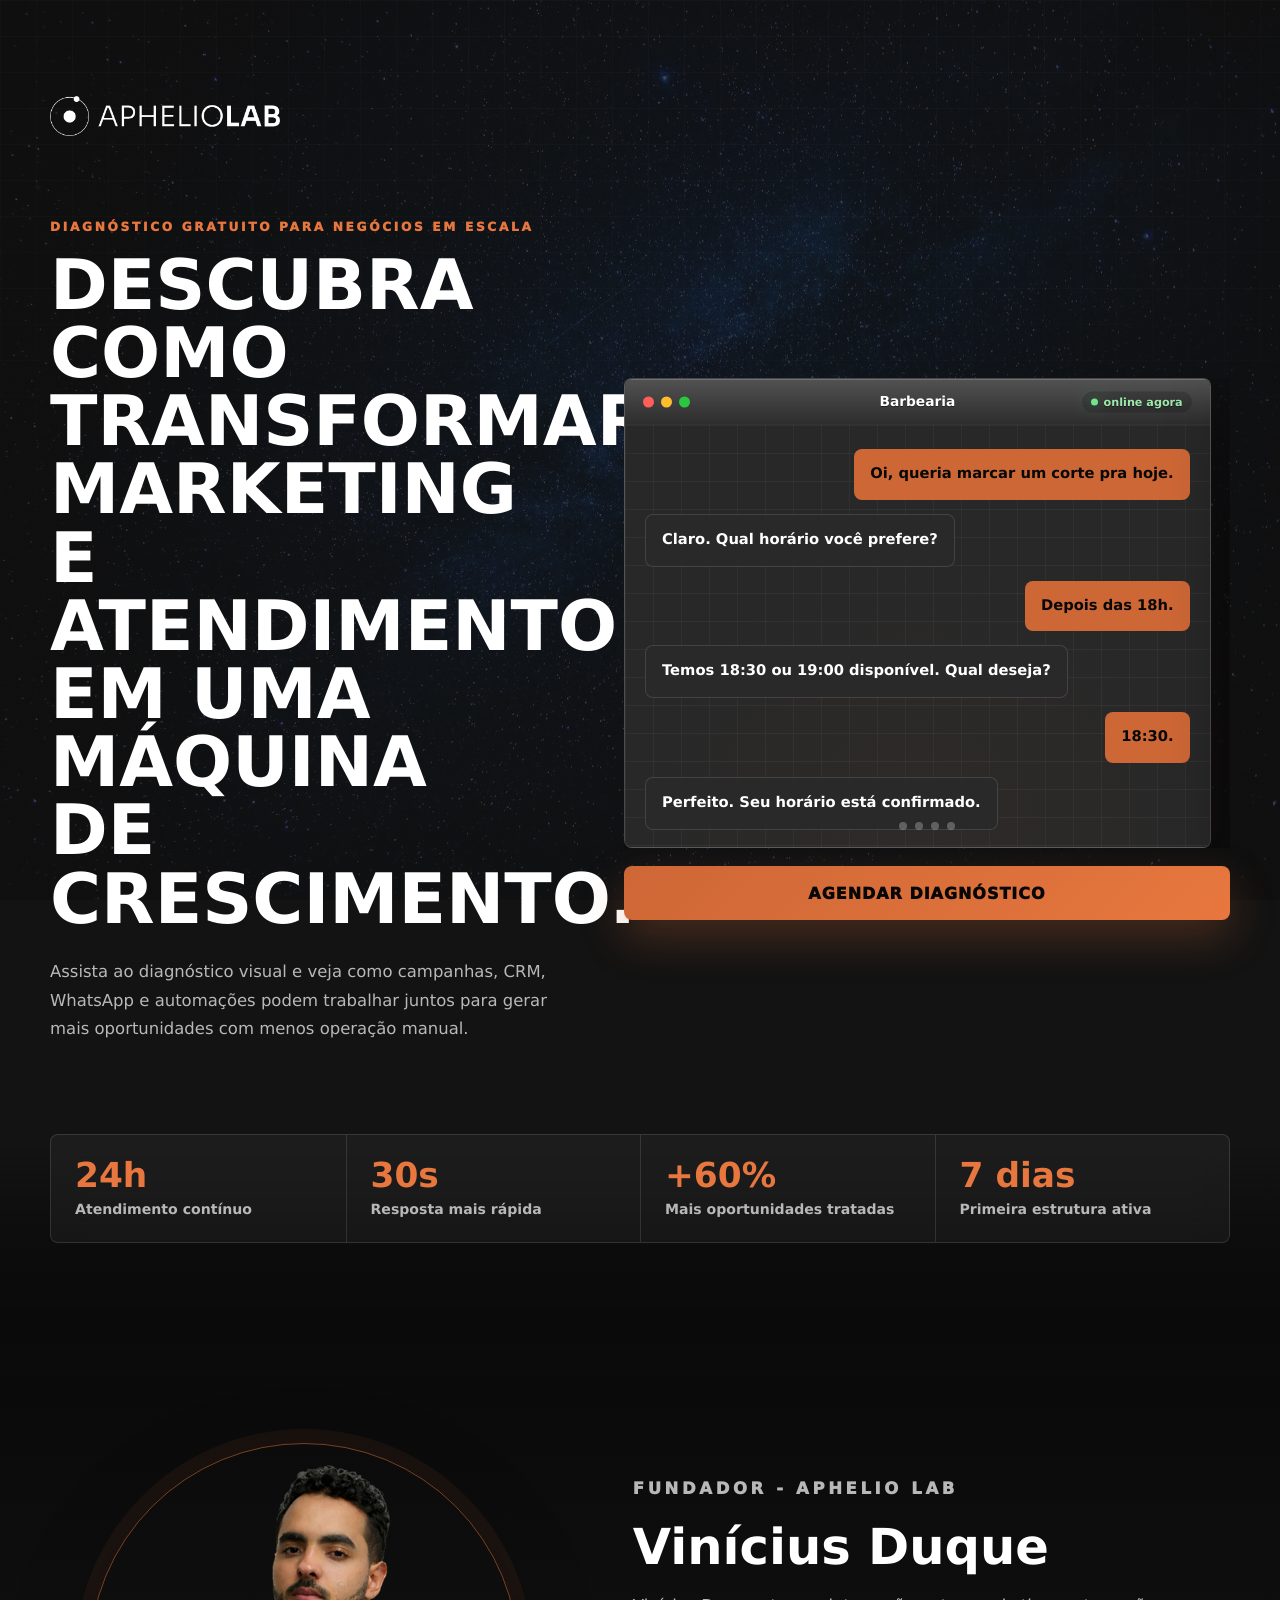
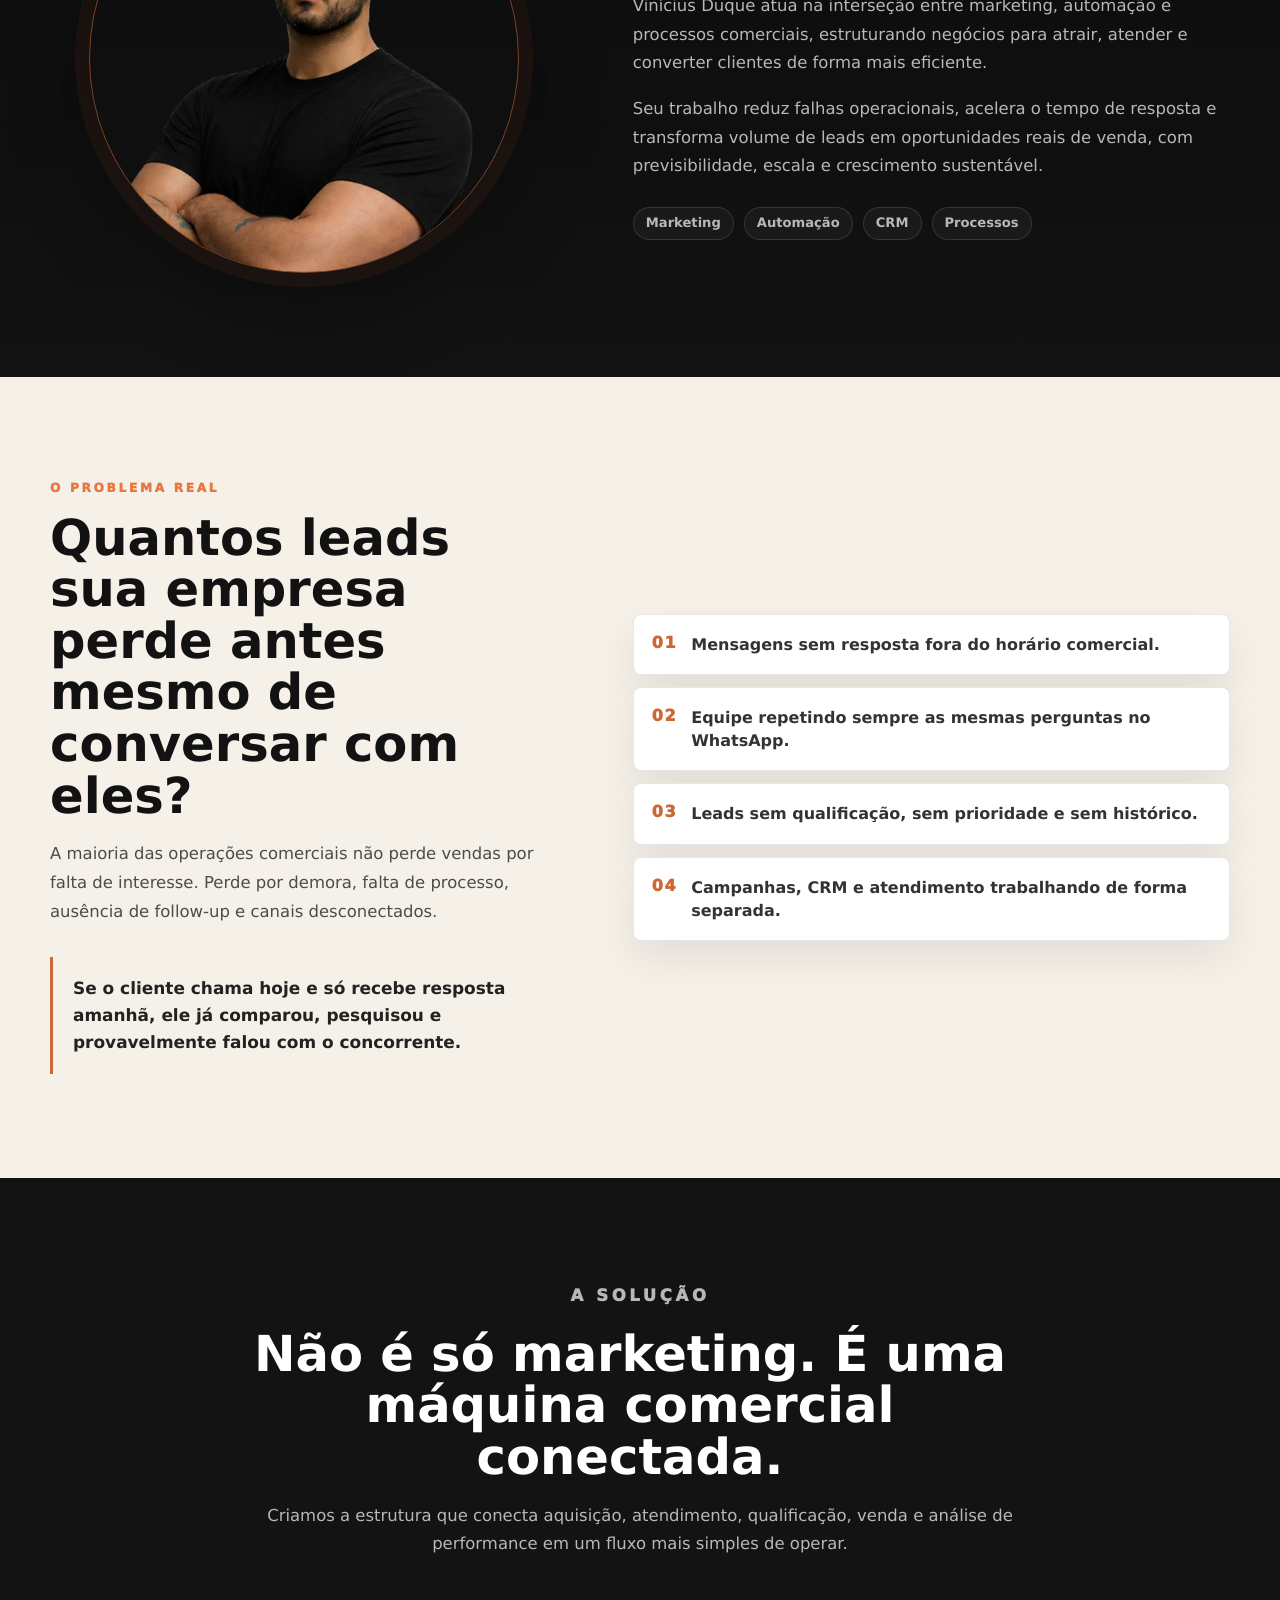
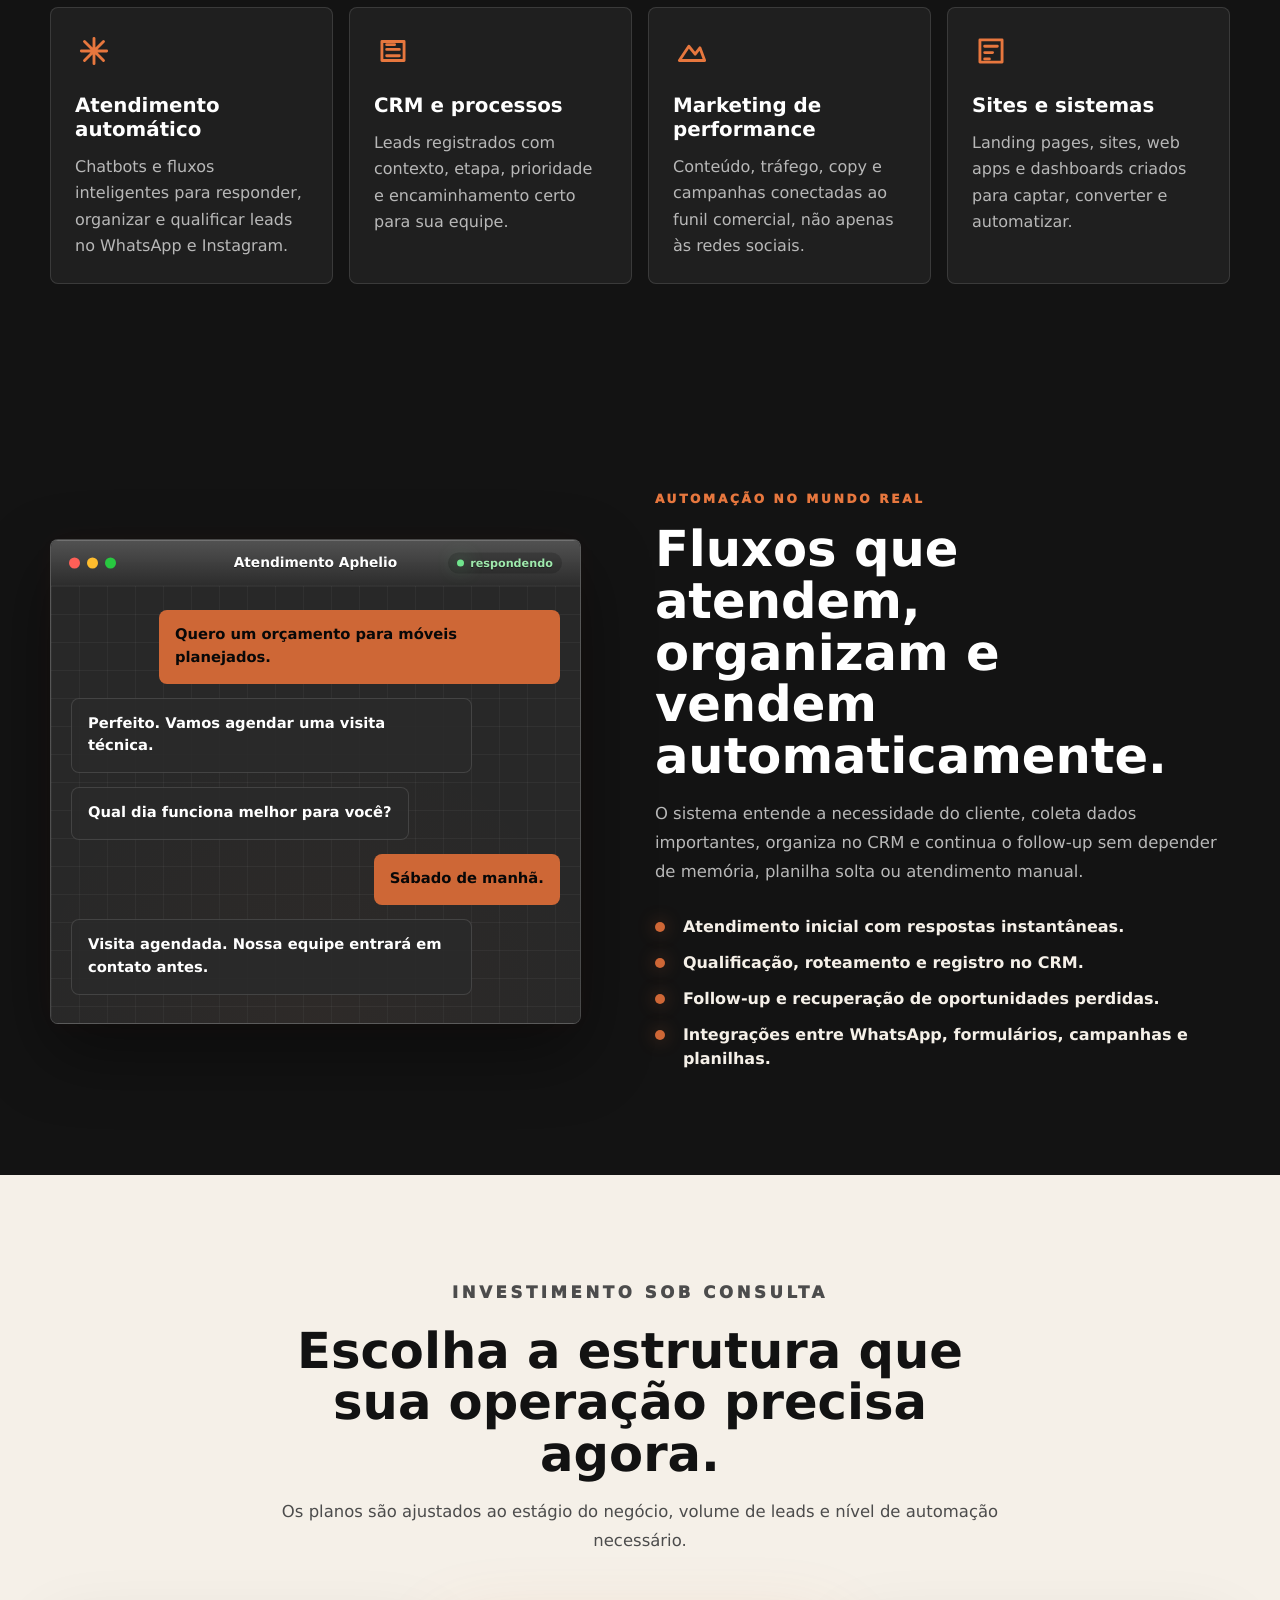
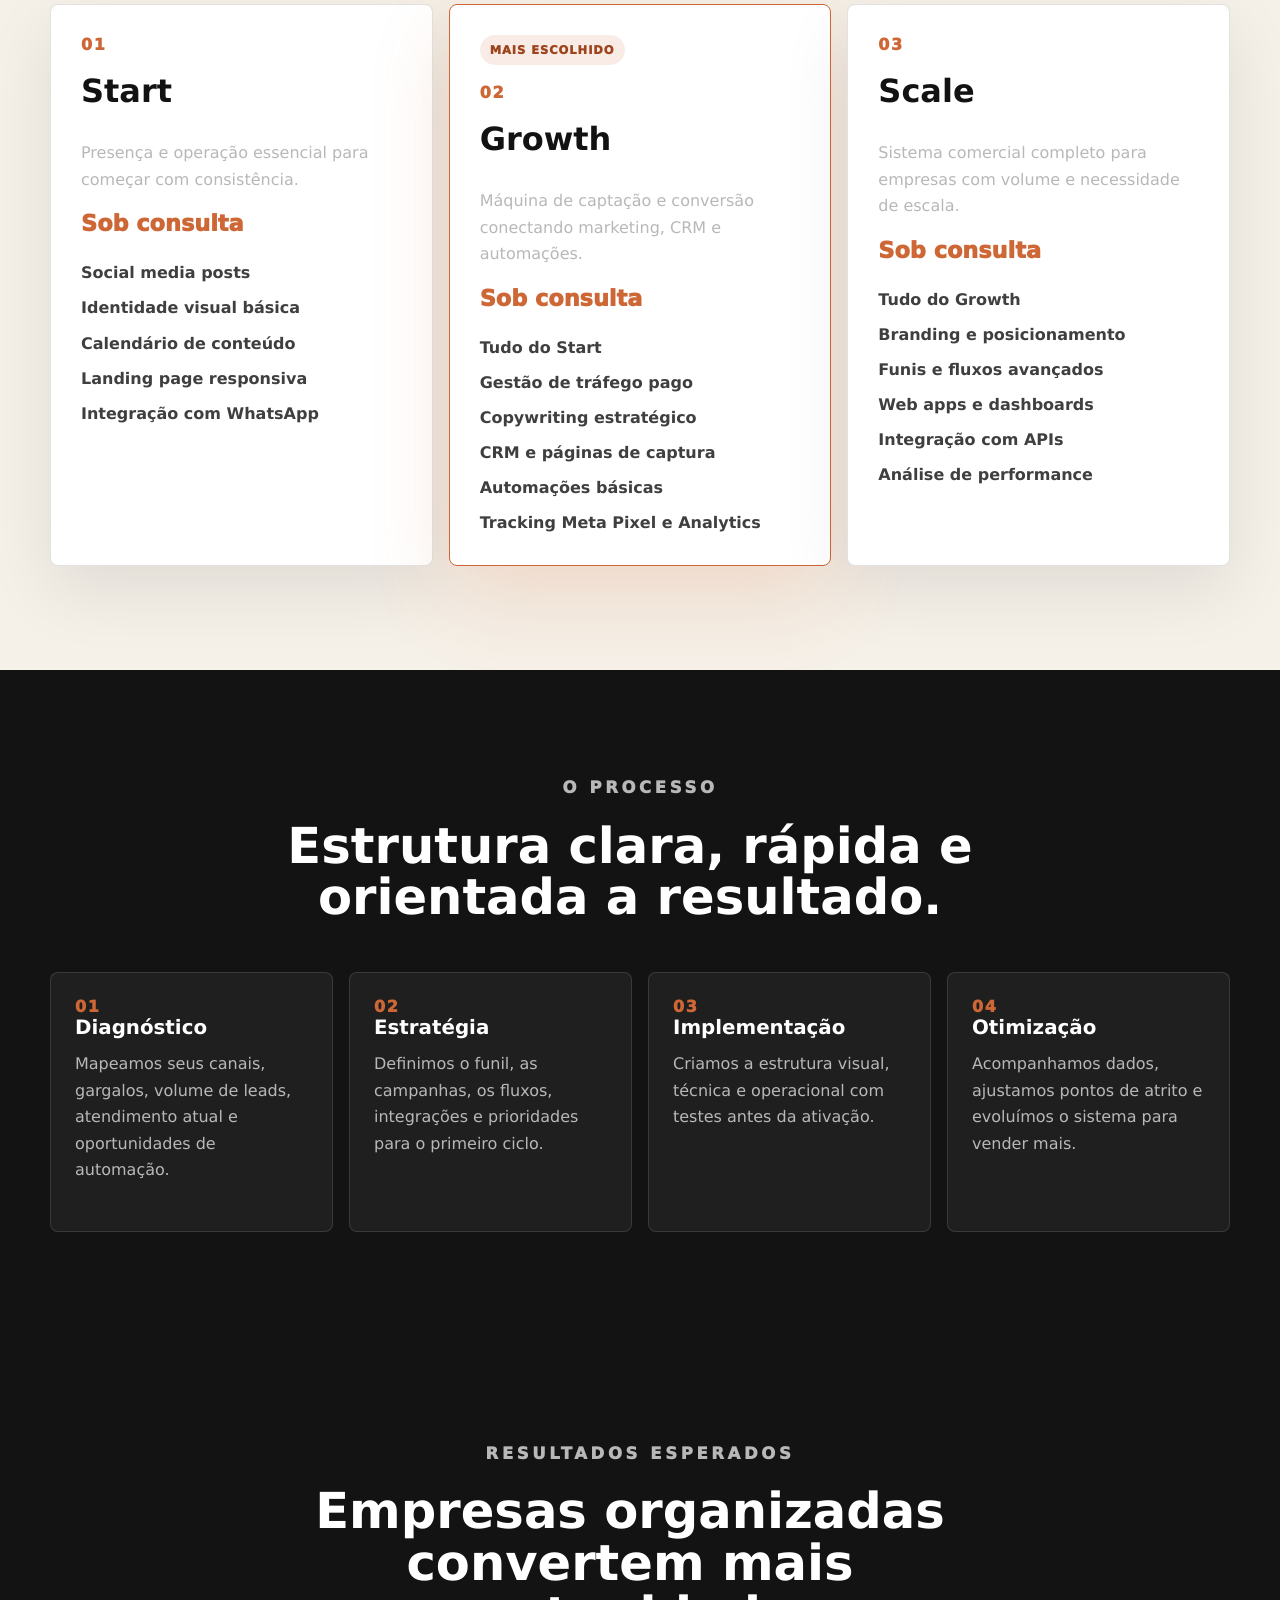
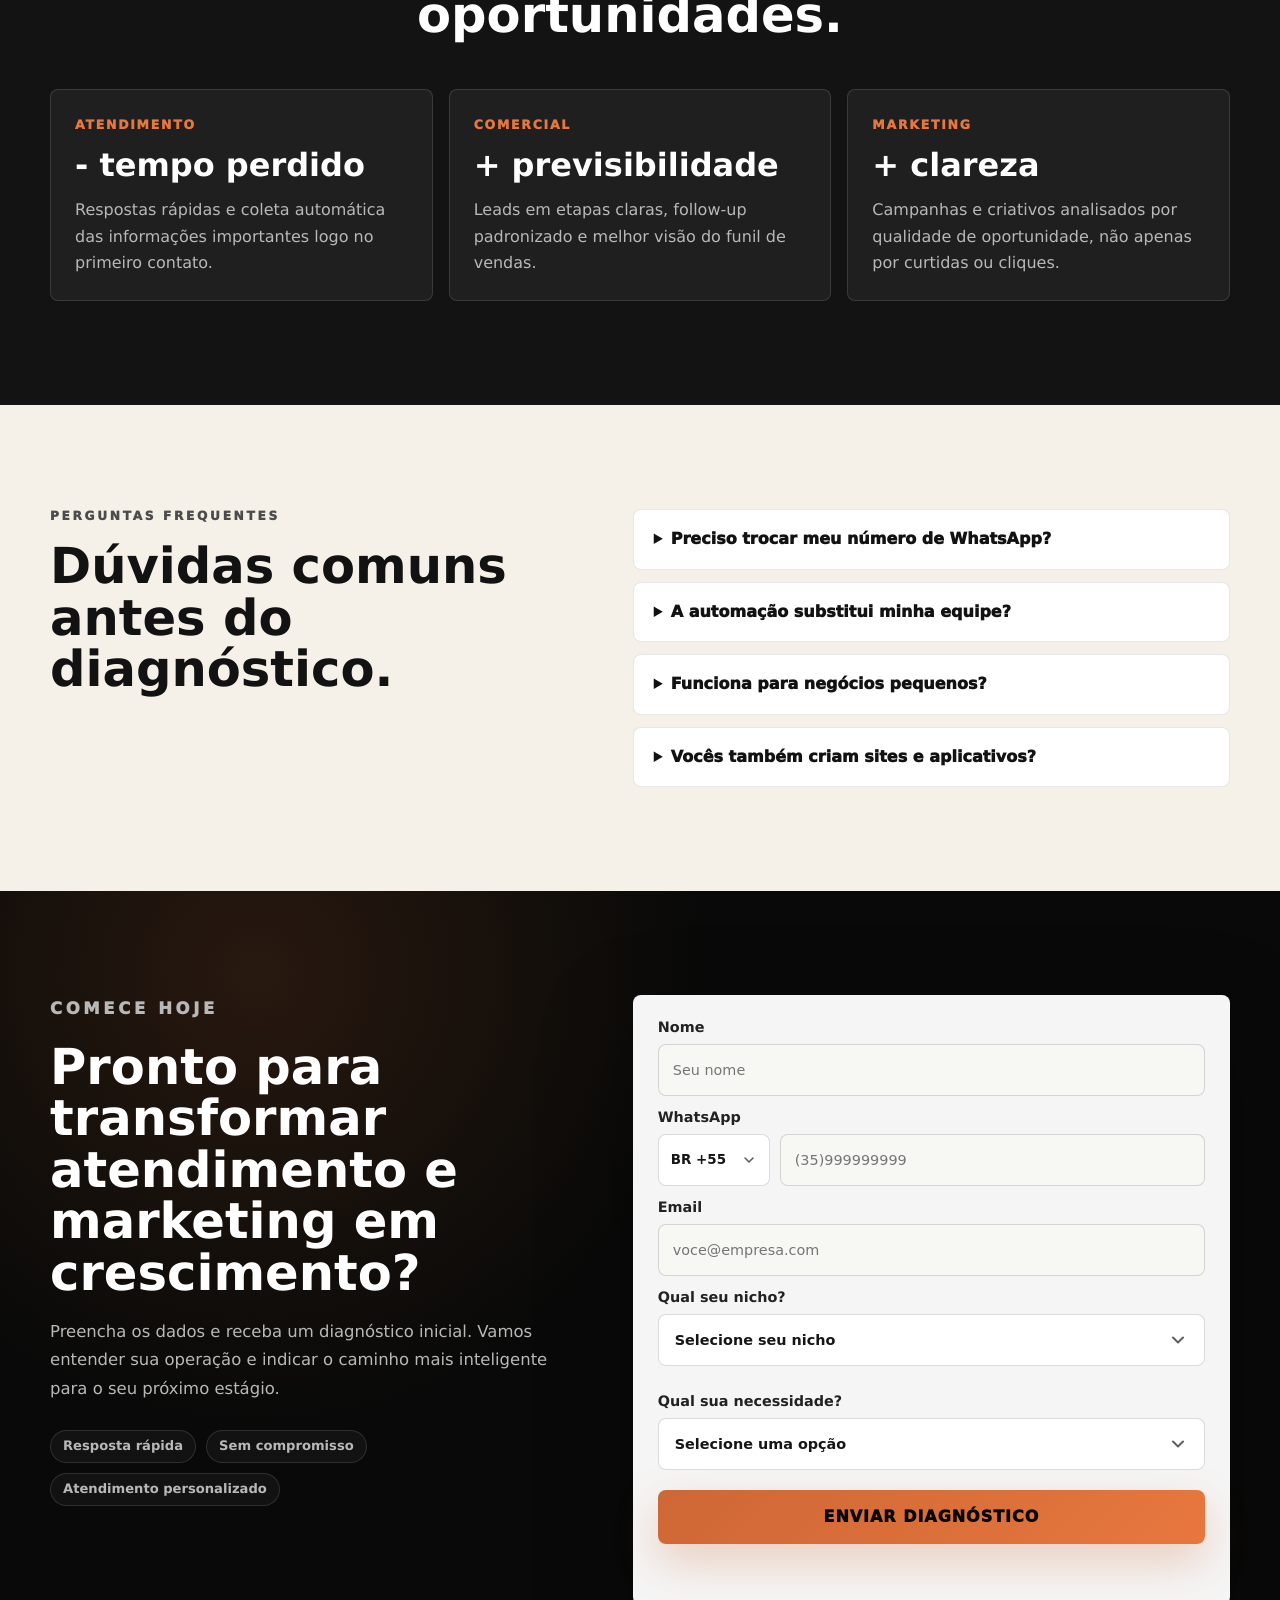
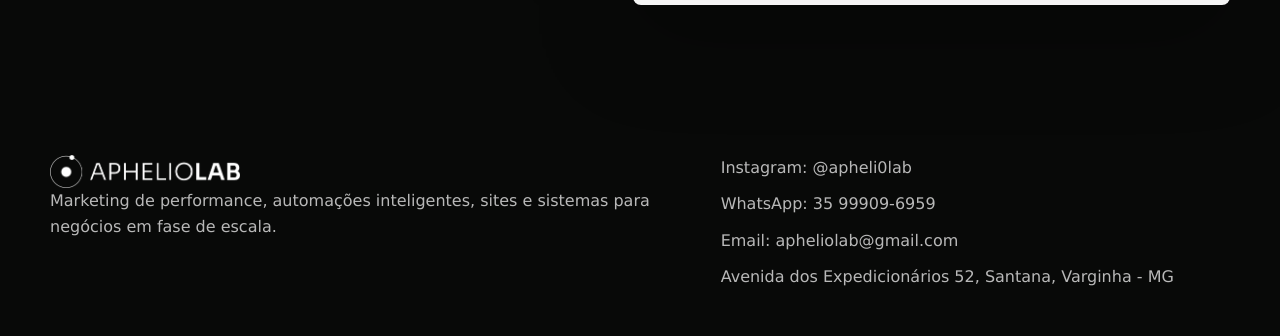
<file: index.html>
<!DOCTYPE html>
<html lang="pt-BR">
  <head>
    <meta charset="UTF-8" />
    <meta name="viewport" content="width=device-width, initial-scale=1.0" />
    <meta
      name="description"
      content="Aphelio Lab cria sistemas de marketing, automação, sites e processos comerciais para empresas que querem atender melhor, vender mais e escalar com previsibilidade."
    />
    <title>Aphelio Lab | Marketing, Automação e Sistemas Comerciais</title>
    <link rel="icon" type="image/png" href="assets/favicon.png" />
    <link rel="apple-touch-icon" href="assets/favicon.png" />
    <link rel="preload" as="image" href="assets/aphelio-background.jpg" />
    <link rel="stylesheet" href="styles.css?v=20260420-19" />
    <script>
      !function(f,b,e,v,n,t,s)
      {if(f.fbq)return;n=f.fbq=function(){n.callMethod?
      n.callMethod.apply(n,arguments):n.queue.push(arguments)};
      if(!f._fbq)f._fbq=n;n.push=n;n.loaded=!0;n.version='2.0';
      n.queue=[];t=b.createElement(e);t.async=!0;
      t.src=v;s=b.getElementsByTagName(e)[0];
      s.parentNode.insertBefore(t,s)}(window, document,'script',
      'https://connect.facebook.net/en_US/fbevents.js');
      fbq('init', '824824934034811');
      fbq('track', 'PageView');
    </script>
    <script>
      document.documentElement.classList.add("js");
    </script>
  </head>
  <body>
    <noscript>
      <img
        height="1"
        width="1"
        style="display:none"
        src="https://www.facebook.com/tr?id=824824934034811&ev=PageView&noscript=1"
        alt=""
      />
    </noscript>

    <main id="top">
      <section class="hero section-reveal" aria-labelledby="hero-title">
        <div class="shell">
          <a class="top-logo" href="#top" aria-label="Aphelio Lab">
            <img src="assets/aphelio-logo.png" alt="Aphelio Lab" width="778" height="135" decoding="async" fetchpriority="high" />
          </a>

          <div class="hero-grid">
            <div class="hero-copy">
              <p class="eyebrow">Diagnóstico gratuito para negócios em escala</p>
              <h1 id="hero-title">Descubra como transformar marketing e atendimento em uma máquina de crescimento.</h1>
              <p class="hero-subtitle">
                Assista ao diagnóstico visual e veja como campanhas, CRM, WhatsApp e automações podem trabalhar juntos
                para gerar mais oportunidades com menos operação manual.
              </p>
            </div>

            <div class="hero-media-wrap">
              <div class="hero-chat-slider" aria-label="Conversas simuladas de automação">
                <div class="hero-chat-track">
                  <article class="hero-system chat-slide" aria-label="Simulação de atendimento para barbearia">
                    <div class="system-top">
                      <span>Barbearia</span>
                      <small><i></i>online agora</small>
                    </div>
                    <div class="system-thread compact">
                      <p class="bubble user">Oi, queria marcar um corte pra hoje.</p>
                      <p class="bubble bot">Claro. Qual horário você prefere?</p>
                      <p class="bubble user">Depois das 18h.</p>
                      <p class="bubble bot">Temos 18:30 ou 19:00 disponível. Qual deseja?</p>
                      <p class="bubble user">18:30.</p>
                      <p class="bubble bot">Perfeito. Seu horário está confirmado.</p>
                    </div>
                  </article>

                  <article class="hero-system chat-slide" aria-label="Simulação de atendimento para pizzaria">
                    <div class="system-top">
                      <span>Pizzaria</span>
                      <small><i></i>online agora</small>
                    </div>
                    <div class="system-thread compact">
                      <p class="bubble user">Quero uma pizza grande de calabresa.</p>
                      <p class="bubble bot">Perfeito. Deseja adicionar bebida?</p>
                      <p class="bubble user">Sim, uma coca 2L.</p>
                      <p class="bubble bot">Pedido confirmado. Tempo estimado: 35 minutos.</p>
                      <p class="bubble bot">Seu pedido saiu para entrega.</p>
                    </div>
                  </article>

                  <article class="hero-system chat-slide" aria-label="Simulação de atendimento para consultório">
                    <div class="system-top">
                      <span>Consultório</span>
                      <small><i></i>online agora</small>
                    </div>
                    <div class="system-thread compact">
                      <p class="bubble user">Queria agendar uma consulta.</p>
                      <p class="bubble bot">Claro. Qual especialidade você precisa?</p>
                      <p class="bubble user">Clínico geral.</p>
                      <p class="bubble bot">Temos horários amanhã às 10h ou 14h.</p>
                      <p class="bubble user">10h.</p>
                      <p class="bubble bot">Consulta confirmada. Você receberá um lembrete automático.</p>
                    </div>
                  </article>

                  <article class="hero-system chat-slide" aria-label="Simulação de atendimento para móveis planejados">
                    <div class="system-top">
                      <span>Planejados</span>
                      <small><i></i>online agora</small>
                    </div>
                    <div class="system-thread compact">
                      <p class="bubble user">Quero fazer um orçamento de móveis planejados.</p>
                      <p class="bubble bot">Perfeito. Vamos agendar uma visita técnica.</p>
                      <p class="bubble bot">Qual dia funciona melhor para você?</p>
                      <p class="bubble user">Sábado de manhã.</p>
                      <p class="bubble bot">Visita agendada. Nossa equipe entrará em contato antes.</p>
                    </div>
                  </article>
                </div>

                <div class="slider-dots" aria-hidden="true">
                  <span></span>
                  <span></span>
                  <span></span>
                  <span></span>
                </div>
              </div>

              <a class="button primary hero-button" href="#diagnostico">Agendar diagnóstico</a>
            </div>
          </div>

          <div class="stats-row" aria-label="Indicadores de impacto">
            <article>
              <strong>24h</strong>
              <span>Atendimento contínuo</span>
            </article>
            <article>
              <strong>30s</strong>
              <span>Resposta mais rápida</span>
            </article>
            <article>
              <strong>+60%</strong>
              <span>Mais oportunidades tratadas</span>
            </article>
            <article>
              <strong>7 dias</strong>
              <span>Primeira estrutura ativa</span>
            </article>
          </div>
        </div>
      </section>

      <section class="founder section-reveal" aria-labelledby="founder-title">
        <div class="shell founder-grid">
          <div class="founder-photo">
          <img src="assets/vinicius-duque.png" alt="Vinícius Duque" width="560" height="560" loading="lazy" decoding="async" />
          </div>
          <div class="founder-copy">
            <p class="eyebrow">Fundador - Aphelio Lab</p>
            <h2 id="founder-title">Vinícius Duque</h2>
            <p>
              Vinícius Duque atua na interseção entre marketing, automação e processos comerciais, estruturando
              negócios para atrair, atender e converter clientes de forma mais eficiente.
            </p>
            <p>
              Seu trabalho reduz falhas operacionais, acelera o tempo de resposta e transforma volume de leads em
              oportunidades reais de venda, com previsibilidade, escala e crescimento sustentável.
            </p>
            <div class="founder-proof">
              <span>Marketing</span>
              <span>Automação</span>
              <span>CRM</span>
              <span>Processos</span>
            </div>
          </div>
        </div>
      </section>

      <section class="problem section-reveal" aria-labelledby="problem-title">
        <div class="shell split">
          <div>
            <p class="eyebrow">O problema real</p>
            <h2 id="problem-title">Quantos leads sua empresa perde antes mesmo de conversar com eles?</h2>
            <p class="section-text">
              A maioria das operações comerciais não perde vendas por falta de interesse. Perde por demora, falta de
              processo, ausência de follow-up e canais desconectados.
            </p>
            <blockquote>
              Se o cliente chama hoje e só recebe resposta amanhã, ele já comparou, pesquisou e provavelmente falou com
              o concorrente.
            </blockquote>
          </div>

          <div class="issue-list" aria-label="Problemas comuns">
            <article>
              <span>01</span>
              <p>Mensagens sem resposta fora do horário comercial.</p>
            </article>
            <article>
              <span>02</span>
              <p>Equipe repetindo sempre as mesmas perguntas no WhatsApp.</p>
            </article>
            <article>
              <span>03</span>
              <p>Leads sem qualificação, sem prioridade e sem histórico.</p>
            </article>
            <article>
              <span>04</span>
              <p>Campanhas, CRM e atendimento trabalhando de forma separada.</p>
            </article>
          </div>
        </div>
      </section>

      <section id="sistema" class="solution section-reveal" aria-labelledby="solution-title">
        <div class="shell">
          <div class="section-heading">
            <p class="eyebrow">A solução</p>
            <h2 id="solution-title">Não é só marketing. É uma máquina comercial conectada.</h2>
            <p>
              Criamos a estrutura que conecta aquisição, atendimento, qualificação, venda e análise de performance em
              um fluxo mais simples de operar.
            </p>
          </div>

          <div class="solution-grid">
            <article>
              <svg viewBox="0 0 24 24" aria-hidden="true"><path d="M4 12h16M12 4v16M6 6l12 12M18 6 6 18" /></svg>
              <h3>Atendimento automático</h3>
              <p>Chatbots e fluxos inteligentes para responder, organizar e qualificar leads no WhatsApp e Instagram.</p>
            </article>
            <article>
              <svg viewBox="0 0 24 24" aria-hidden="true"><path d="M5 18V6h14v12H5Zm3-3h8M8 11h8M8 8h5" /></svg>
              <h3>CRM e processos</h3>
              <p>Leads registrados com contexto, etapa, prioridade e encaminhamento certo para sua equipe.</p>
            </article>
            <article>
              <svg viewBox="0 0 24 24" aria-hidden="true"><path d="M4 18 10 9l4 5 3-4 3 8H4Z" /></svg>
              <h3>Marketing de performance</h3>
              <p>Conteúdo, tráfego, copy e campanhas conectadas ao funil comercial, não apenas às redes sociais.</p>
            </article>
            <article>
              <svg viewBox="0 0 24 24" aria-hidden="true"><path d="M5 5h14v14H5V5Zm3 4h8M8 13h5M8 17h3" /></svg>
              <h3>Sites e sistemas</h3>
              <p>Landing pages, sites, web apps e dashboards criados para captar, converter e automatizar.</p>
            </article>
          </div>
        </div>
      </section>

      <section class="automation section-reveal" aria-labelledby="automation-title">
        <div class="shell split reverse">
          <div class="chat-panel">
            <div class="system-top">
              <span>Atendimento Aphelio</span>
              <small><i></i>respondendo</small>
            </div>
            <div class="system-thread compact">
              <p class="bubble user">Quero um orçamento para móveis planejados.</p>
              <p class="bubble bot">Perfeito. Vamos agendar uma visita técnica.</p>
              <p class="bubble bot">Qual dia funciona melhor para você?</p>
              <p class="bubble user">Sábado de manhã.</p>
              <p class="bubble bot">Visita agendada. Nossa equipe entrará em contato antes.</p>
            </div>
          </div>

          <div>
            <p class="eyebrow">Automação no mundo real</p>
            <h2 id="automation-title">Fluxos que atendem, organizam e vendem automaticamente.</h2>
            <p class="section-text">
              O sistema entende a necessidade do cliente, coleta dados importantes, organiza no CRM e continua o
              follow-up sem depender de memória, planilha solta ou atendimento manual.
            </p>
            <ul class="check-list">
              <li>Atendimento inicial com respostas instantâneas.</li>
              <li>Qualificação, roteamento e registro no CRM.</li>
              <li>Follow-up e recuperação de oportunidades perdidas.</li>
              <li>Integrações entre WhatsApp, formulários, campanhas e planilhas.</li>
            </ul>
          </div>
        </div>
      </section>

      <section class="plans section-reveal" aria-labelledby="plans-title">
        <div class="shell">
          <div class="section-heading">
            <p class="eyebrow">Investimento sob consulta</p>
            <h2 id="plans-title">Escolha a estrutura que sua operação precisa agora.</h2>
            <p>Os planos são ajustados ao estágio do negócio, volume de leads e nível de automação necessário.</p>
          </div>

          <div class="plans-grid">
            <article class="plan-card">
              <span class="plan-number">01</span>
              <h3>Start</h3>
              <p>Presença e operação essencial para começar com consistência.</p>
              <strong>Sob consulta</strong>
              <ul>
                <li>Social media posts</li>
                <li>Identidade visual básica</li>
                <li>Calendário de conteúdo</li>
                <li>Landing page responsiva</li>
                <li>Integração com WhatsApp</li>
              </ul>
            </article>

            <article class="plan-card featured">
              <span class="popular">Mais escolhido</span>
              <span class="plan-number">02</span>
              <h3>Growth</h3>
              <p>Máquina de captação e conversão conectando marketing, CRM e automações.</p>
              <strong>Sob consulta</strong>
              <ul>
                <li>Tudo do Start</li>
                <li>Gestão de tráfego pago</li>
                <li>Copywriting estratégico</li>
                <li>CRM e páginas de captura</li>
                <li>Automações básicas</li>
                <li>Tracking Meta Pixel e Analytics</li>
              </ul>
            </article>

            <article class="plan-card">
              <span class="plan-number">03</span>
              <h3>Scale</h3>
              <p>Sistema comercial completo para empresas com volume e necessidade de escala.</p>
              <strong>Sob consulta</strong>
              <ul>
                <li>Tudo do Growth</li>
                <li>Branding e posicionamento</li>
                <li>Funis e fluxos avançados</li>
                <li>Web apps e dashboards</li>
                <li>Integração com APIs</li>
                <li>Análise de performance</li>
              </ul>
            </article>
          </div>
        </div>
      </section>

      <section class="process section-reveal" aria-labelledby="process-title">
        <div class="shell">
          <div class="section-heading">
            <p class="eyebrow">O processo</p>
            <h2 id="process-title">Estrutura clara, rápida e orientada a resultado.</h2>
          </div>

          <div class="timeline">
            <article>
              <span>01</span>
              <h3>Diagnóstico</h3>
              <p>Mapeamos seus canais, gargalos, volume de leads, atendimento atual e oportunidades de automação.</p>
            </article>
            <article>
              <span>02</span>
              <h3>Estratégia</h3>
              <p>Definimos o funil, as campanhas, os fluxos, integrações e prioridades para o primeiro ciclo.</p>
            </article>
            <article>
              <span>03</span>
              <h3>Implementação</h3>
              <p>Criamos a estrutura visual, técnica e operacional com testes antes da ativação.</p>
            </article>
            <article>
              <span>04</span>
              <h3>Otimização</h3>
              <p>Acompanhamos dados, ajustamos pontos de atrito e evoluímos o sistema para vender mais.</p>
            </article>
          </div>
        </div>
      </section>

      <section class="proof section-reveal" aria-labelledby="proof-title">
        <div class="shell">
          <div class="section-heading">
            <p class="eyebrow">Resultados esperados</p>
            <h2 id="proof-title">Empresas organizadas convertem mais oportunidades.</h2>
          </div>

          <div class="proof-grid">
            <article>
              <span>Atendimento</span>
              <strong>- tempo perdido</strong>
              <p>Respostas rápidas e coleta automática das informações importantes logo no primeiro contato.</p>
            </article>
            <article>
              <span>Comercial</span>
              <strong>+ previsibilidade</strong>
              <p>Leads em etapas claras, follow-up padronizado e melhor visão do funil de vendas.</p>
            </article>
            <article>
              <span>Marketing</span>
              <strong>+ clareza</strong>
              <p>Campanhas e criativos analisados por qualidade de oportunidade, não apenas por curtidas ou cliques.</p>
            </article>
          </div>
        </div>
      </section>

      <section class="faq section-reveal" aria-labelledby="faq-title">
        <div class="shell faq-grid">
          <div>
            <p class="eyebrow">Perguntas frequentes</p>
            <h2 id="faq-title">Dúvidas comuns antes do diagnóstico.</h2>
          </div>

          <div class="faq-list">
            <details>
              <summary>Preciso trocar meu número de WhatsApp?</summary>
              <p>Não necessariamente. A estrutura pode ser pensada a partir do seu canal atual, conforme a ferramenta usada.</p>
            </details>
            <details>
              <summary>A automação substitui minha equipe?</summary>
              <p>Não. Ela reduz tarefas repetitivas, organiza o atendimento e entrega contexto para o humano atuar melhor.</p>
            </details>
            <details>
              <summary>Funciona para negócios pequenos?</summary>
              <p>Sim, desde que exista volume mínimo de contatos ou necessidade clara de organizar o processo comercial.</p>
            </details>
            <details>
              <summary>Vocês também criam sites e aplicativos?</summary>
              <p>Sim. Criamos landing pages, sites, web apps, dashboards e sistemas internos conectados ao funil.</p>
            </details>
          </div>
        </div>
      </section>

      <section id="diagnostico" class="final-cta section-reveal" aria-labelledby="form-title">
        <div class="shell form-wrap">
          <div class="final-copy">
            <p class="eyebrow">Comece hoje</p>
            <h2 id="form-title">Pronto para transformar atendimento e marketing em crescimento?</h2>
            <p>
              Preencha os dados e receba um diagnóstico inicial. Vamos entender sua operação e indicar o caminho mais
              inteligente para o seu próximo estágio.
            </p>
            <div class="trust-line">
              <span>Resposta rápida</span>
              <span>Sem compromisso</span>
              <span>Atendimento personalizado</span>
            </div>
          </div>

          <form
            class="lead-form"
            action="https://aphelio-n8n.6pecl2.easypanel.host/webhook-test/form"
            method="post"
            onsubmit="window.handleLeadSubmit && window.handleLeadSubmit(event); return false;"
            aria-label="Formulário de diagnóstico"
          >
            <label>
              Nome
              <input type="text" name="nome" placeholder="Seu nome" autocomplete="name" maxlength="80" required />
            </label>
            <div class="form-field">
              <span class="field-label">WhatsApp</span>
              <div class="phone-field">
                <input type="hidden" id="country-code" value="55" />
                <div class="custom-select country-select" data-country-select>
                  <button
                    class="custom-select-button"
                    type="button"
                    aria-haspopup="listbox"
                    aria-expanded="false"
                    aria-labelledby="country-code-label"
                  >
                    <span id="country-code-label">BR +55</span>
                    <svg viewBox="0 0 24 24" aria-hidden="true" focusable="false">
                      <path d="m6 9 6 6 6-6" />
                    </svg>
                  </button>
                  <div class="custom-select-menu" role="listbox" aria-label="Código do país">
                    <button type="button" role="option" data-value="55" aria-selected="true">BR +55</button>
                    <button type="button" role="option" data-value="1">US +1</button>
                    <button type="button" role="option" data-value="351">PT +351</button>
                    <button type="button" role="option" data-value="54">AR +54</button>
                    <button type="button" role="option" data-value="56">CL +56</button>
                    <button type="button" role="option" data-value="57">CO +57</button>
                    <button type="button" role="option" data-value="52">MX +52</button>
                    <button type="button" role="option" data-value="34">ES +34</button>
                  </div>
                </div>
                <input
                  type="tel"
                  name="whatsapp_local"
                  placeholder="(35)999999999"
                  autocomplete="tel"
                  inputmode="numeric"
                  minlength="13"
                  maxlength="13"
                  pattern="\([0-9]{2}\)[0-9]{9}"
                  title="Digite o DDD entre parênteses e o número com 9 dígitos. Exemplo: (35)999999999"
                  required
                />
                <input type="hidden" name="whatsapp" id="whatsapp-full" />
              </div>
            </div>
            <label>
              Email
              <input type="email" name="email" placeholder="voce@empresa.com" autocomplete="email" maxlength="120" required />
            </label>
            <div class="form-field custom-select-field">
              <span class="field-label">Qual seu nicho?</span>
              <input type="hidden" name="nicho" id="nicho-value" />
              <div class="custom-select" data-niche-select>
                <button
                  class="custom-select-button"
                  type="button"
                  aria-haspopup="listbox"
                  aria-expanded="false"
                  aria-labelledby="nicho-label"
                >
                  <span id="nicho-label">Selecione seu nicho</span>
                  <svg viewBox="0 0 24 24" aria-hidden="true" focusable="false">
                    <path d="m6 9 6 6 6-6" />
                  </svg>
                </button>
                <div class="custom-select-menu" role="listbox" aria-label="Qual seu nicho?">
                  <button type="button" role="option" data-value="Clínicas">Clínicas</button>
                  <button type="button" role="option" data-value="Estúdios de tatuagem">Estúdios de tatuagem</button>
                  <button type="button" role="option" data-value="Salões de beleza">Salões de beleza</button>
                  <button type="button" role="option" data-value="Barbearias">Barbearias</button>
                  <button type="button" role="option" data-value="Esteticistas">Esteticistas</button>
                  <button type="button" role="option" data-value="Advogados">Advogados</button>
                  <button type="button" role="option" data-value="Contadores">Contadores</button>
                  <button type="button" role="option" data-value="Personal trainers">Personal trainers</button>
                  <button type="button" role="option" data-value="Academias">Academias</button>
                  <button type="button" role="option" data-value="Mão de obra">Mão de obra</button>
                  <button type="button" role="option" data-value="Engenharia">Engenharia</button>
                  <button type="button" role="option" data-value="Outro">Outro</button>
                </div>
              </div>
            </div>
            <label class="other-niche-field" id="other-niche-field">
              Descreva seu nicho
              <input type="text" name="nicho_outro" id="nicho-outro" placeholder="Digite seu nicho" maxlength="90" />
            </label>
            <div class="form-field custom-select-field">
              <span class="field-label">Qual sua necessidade?</span>
              <input type="hidden" name="necessidade" id="necessidade-value" />
              <div class="custom-select" data-custom-select>
                <button
                  class="custom-select-button"
                  type="button"
                  aria-haspopup="listbox"
                  aria-expanded="false"
                  aria-labelledby="necessidade-label"
                >
                  <span id="necessidade-label">Selecione uma opção</span>
                  <svg viewBox="0 0 24 24" aria-hidden="true" focusable="false">
                    <path d="m6 9 6 6 6-6" />
                  </svg>
                </button>
                <div class="custom-select-menu" role="listbox" aria-label="Qual sua necessidade?">
                  <button type="button" role="option" data-value="Automação">Automação</button>
                  <button type="button" role="option" data-value="Social media">Social media</button>
                  <button type="button" role="option" data-value="Design">Design</button>
                  <button type="button" role="option" data-value="Tráfego pago">Tráfego pago</button>
                  <button type="button" role="option" data-value="Criação de sites">Criação de sites</button>
                  <button type="button" role="option" data-value="Criação de aplicativos">Criação de aplicativos</button>
                  <button type="button" role="option" data-value="Outro">Outro</button>
                </div>
              </div>
            </div>
            <button class="button primary form-button" type="submit">Enviar diagnóstico</button>
            <p class="form-status" role="status" aria-live="polite"></p>
          </form>
        </div>
      </section>
    </main>

    <footer class="footer">
      <div class="shell footer-inner">
        <div>
          <img src="assets/aphelio-logo.png" alt="Aphelio Lab" width="778" height="135" loading="lazy" decoding="async" />
          <p>Marketing de performance, automações inteligentes, sites e sistemas para negócios em fase de escala.</p>
        </div>
        <address>
          <a href="https://www.instagram.com/apheli0lab/" target="_blank" rel="noopener noreferrer">Instagram: @apheli0lab</a>
          <a href="https://wa.me/5535999096959" target="_blank" rel="noopener noreferrer">WhatsApp: 35 99909-6959</a>
          <a href="mailto:apheliolab@gmail.com">Email: apheliolab@gmail.com</a>
          <span>Avenida dos Expedicionários 52, Santana, Varginha - MG</span>
        </address>
      </div>
    </footer>

    <script src="script.js?v=20260420-19"></script>
  </body>
</html>
</file>
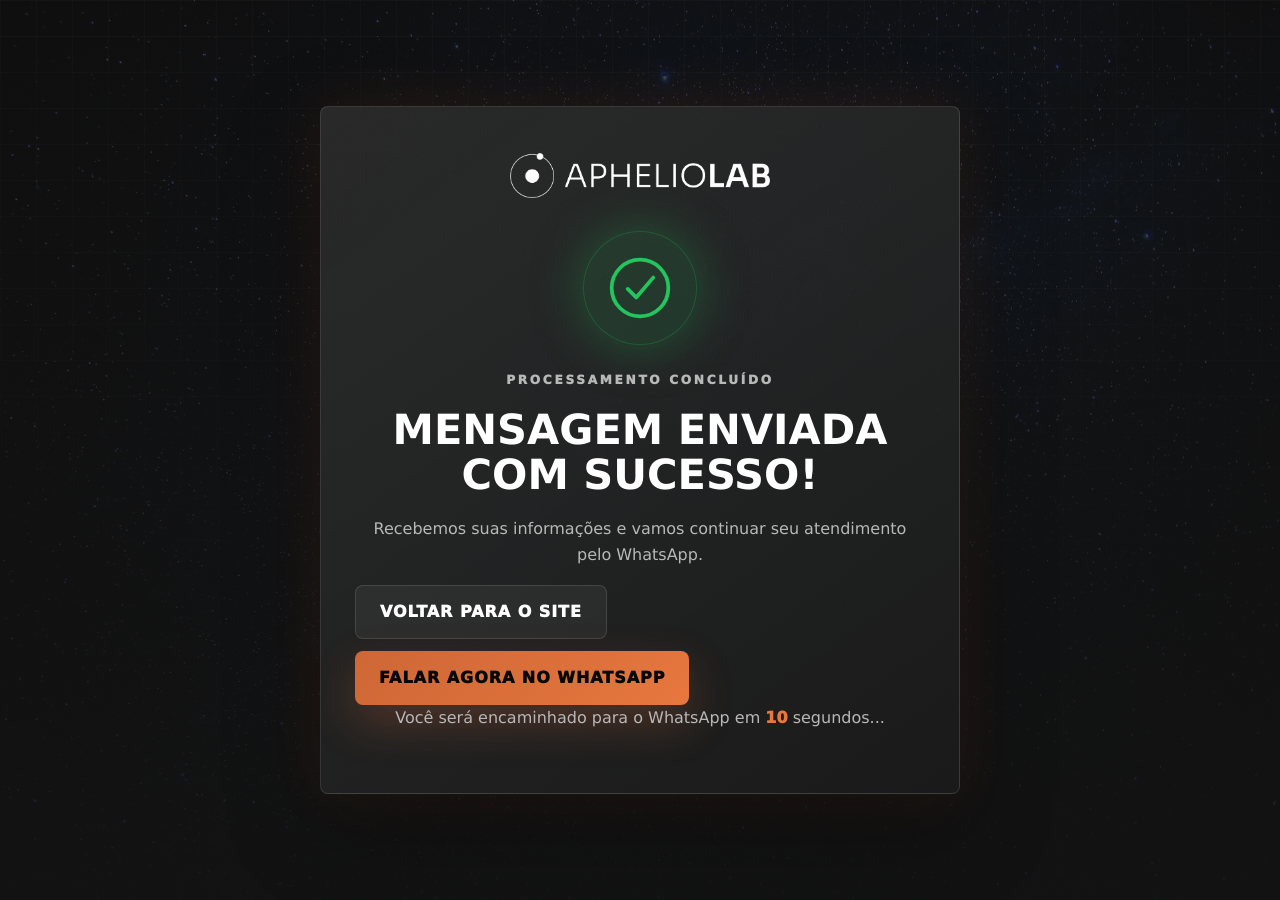
<file: sucesso.html>
<!DOCTYPE html>
<html lang="pt-BR">
  <head>
    <meta charset="UTF-8" />
    <meta name="viewport" content="width=device-width, initial-scale=1.0" />
    <meta name="robots" content="noindex, nofollow" />
    <meta name="description" content="Mensagem enviada com sucesso para a equipe da Aphelio Lab." />
    <title>Mensagem enviada | Aphelio Lab</title>
    <link rel="icon" type="image/png" href="assets/favicon.png" />
    <link rel="apple-touch-icon" href="assets/favicon.png" />
    <link rel="stylesheet" href="styles.css?v=20260420-19" />
  </head>
  <body class="success-page">
    <main class="success-card" aria-labelledby="success-title">
      <img class="success-logo" src="assets/aphelio-logo.png" alt="Aphelio Lab" width="260" decoding="async" />

      <div class="success-check" aria-hidden="true">
        <svg viewBox="0 0 72 72" focusable="false">
          <circle cx="36" cy="36" r="30" />
          <path d="m23 37 9 9 18-21" />
        </svg>
      </div>

      <p class="eyebrow">Processamento concluído</p>
      <h1 id="success-title">Mensagem enviada com sucesso!</h1>
      <p>Recebemos suas informações e vamos continuar seu atendimento pelo WhatsApp.</p>

      <div class="success-actions" aria-label="Próximos passos">
        <a class="button secondary" href="/">Voltar para o site</a>
        <a class="button primary" id="whatsapp-link" href="https://wa.me/5535999096959" target="_blank" rel="noopener noreferrer">
          Falar agora no WhatsApp
        </a>
      </div>

      <p class="success-countdown">
        Você será encaminhado para o WhatsApp em <span id="success-count">10</span> segundos...
      </p>
    </main>

    <script>
      const countElement = document.getElementById("success-count");
      const whatsappLink = document.getElementById("whatsapp-link");
      const whatsappNumber = "5535999096959";
      const message = ["Olá, vim da landing page..."];
      const params = new URLSearchParams(window.location.search);
      let seconds = 10;

      const appendLeadContext = (leadContext) => {
        if (leadContext.nicho) {
          message.push(`Nicho: ${leadContext.nicho}`);
        }

        if (leadContext.necessidade) {
          message.push(`Necessidade: ${leadContext.necessidade}`);
        }
      };

      const urlLeadContext = {
        nicho: params.get("nicho") || "",
        necessidade: params.get("necessidade") || "",
      };

      if (urlLeadContext.nicho || urlLeadContext.necessidade) {
        appendLeadContext(urlLeadContext);
      } else {
        try {
        const leadContext = JSON.parse(window.sessionStorage.getItem("aphelioLeadContext") || "{}");
          appendLeadContext(leadContext);
        } catch (error) {
          // Keep the base message if the browser blocks session storage.
        }
      }

      const whatsappUrl = `https://wa.me/${whatsappNumber}?text=${encodeURIComponent(message.join("\n"))}`;

      if (whatsappLink) {
        whatsappLink.href = whatsappUrl;
      }

      const countdown = window.setInterval(() => {
        seconds -= 1;

        if (countElement) {
          countElement.textContent = seconds;
        }

        if (seconds <= 0) {
          window.clearInterval(countdown);
          window.location.href = whatsappUrl;
        }
      }, 1000);
    </script>
  </body>
</html>
</file>
<file: styles.css>
:root {
  --bg: #131313;
  --bg-deep: #080908;
  --panel: #181818;
  --panel-soft: #202020;
  --text: #ffffff;
  --muted: #b8b8b8;
  --muted-2: #7e7e7e;
  --line: rgba(255, 255, 255, 0.12);
  --accent: #ce6736;
  --accent-strong: #e7773e;
  --success: #22c55e;
  --cream: #f5f0e8;
  --ink: #121212;
  --radius: 8px;
  --radius-lg: 8px;
  --shadow: 0 30px 90px rgba(0, 0, 0, 0.34);
  --slide-gap: 26px;
}

* {
  box-sizing: border-box;
}

html {
  scroll-behavior: smooth;
}

body {
  margin: 0;
  background:
    linear-gradient(rgba(19, 19, 19, 0.78), rgba(19, 19, 19, 0.96)),
    url("assets/aphelio-background.jpg") center top / cover fixed,
    var(--bg);
  color: var(--text);
  font-family: Inter, ui-sans-serif, system-ui, -apple-system, BlinkMacSystemFont, "Segoe UI", sans-serif;
  text-rendering: geometricPrecision;
  overflow-x: hidden;
  hyphens: none;
}

body::before {
  content: "";
  position: fixed;
  inset: 0;
  z-index: -1;
  background:
    linear-gradient(rgba(255, 255, 255, 0.025) 1px, transparent 1px),
    linear-gradient(90deg, rgba(255, 255, 255, 0.02) 1px, transparent 1px);
  background-size: 36px 36px;
  mask-image: linear-gradient(to bottom, #000 0%, transparent 80%);
  pointer-events: none;
}

img,
svg {
  display: block;
}

a {
  color: inherit;
  text-decoration: none;
}

button,
input,
select {
  font: inherit;
}

.shell {
  width: min(1180px, calc(100% - 40px));
  margin: 0 auto;
}

.topbar {
  display: flex;
  align-items: center;
  justify-content: space-between;
  gap: 18px;
  padding: 28px 0 0;
}

.brand img {
  width: 210px;
  height: auto;
}

.topbar-cta {
  border: 1px solid var(--line);
  border-radius: var(--radius);
  padding: 12px 18px;
  color: var(--cream);
  font-size: 0.84rem;
  font-weight: 900;
  text-transform: uppercase;
  letter-spacing: 0.08em;
  transition: border-color 180ms ease, background 180ms ease, transform 180ms ease;
}

.topbar-cta:hover {
  border-color: rgba(206, 103, 54, 0.68);
  background: rgba(206, 103, 54, 0.1);
  transform: translateY(-2px);
}

.hero {
  position: relative;
  min-height: 720px;
  padding: 72px 0 96px;
  overflow: hidden;
}

.hero::after {
  content: "";
  position: absolute;
  inset: auto 0 0;
  z-index: 0;
  height: 190px;
  background: linear-gradient(180deg, rgba(19, 19, 19, 0), rgba(8, 9, 8, 0.72) 58%, rgba(8, 9, 8, 0.84));
  pointer-events: none;
}

.hero > .shell {
  position: relative;
  z-index: 1;
}

.hero-grid {
  position: relative;
  z-index: 1;
  display: grid;
  grid-template-columns: minmax(0, 0.82fr) minmax(420px, 1fr);
  gap: clamp(40px, 6vw, 96px);
  align-items: center;
  margin-top: 104px;
  padding: 0;
}

.top-logo {
  position: relative;
  top: 24px;
  z-index: 1;
  display: inline-flex;
  align-items: center;
  width: 230px;
}

.top-logo img {
  width: 100%;
  height: auto;
}

.hero-copy {
  max-width: 650px;
}

.eyebrow {
  margin: 0 0 18px;
  color: var(--accent-strong);
  font-size: 0.76rem;
  font-weight: 950;
  letter-spacing: 0.22em;
  text-transform: uppercase;
}

h1,
h2,
h3,
p {
  margin-top: 0;
}

h1 {
  max-width: 820px;
  margin-bottom: 24px;
  color: #fff;
  font-size: 4.35rem;
  line-height: 0.98;
  letter-spacing: 0;
  text-transform: uppercase;
}

h2 {
  max-width: 760px;
  margin-bottom: 18px;
  color: #fff;
  font-size: 3.1rem;
  line-height: 1.04;
  letter-spacing: 0;
}

h3 {
  margin-bottom: 12px;
  color: #fff;
  font-size: 1.24rem;
  line-height: 1.2;
}

.hero-subtitle,
.section-text,
.section-heading p,
.founder-copy p,
.final-copy p {
  color: var(--muted);
  font-size: 1.03rem;
  line-height: 1.75;
}

.hero-subtitle {
  max-width: 640px;
  margin-bottom: 34px;
}

.hero-actions,
.success-actions {
  display: flex;
  flex-wrap: wrap;
  gap: 12px;
}

.button {
  display: inline-flex;
  align-items: center;
  justify-content: center;
  min-height: 54px;
  border: 0;
  border-radius: var(--radius);
  padding: 0 24px;
  cursor: pointer;
  font-weight: 950;
  letter-spacing: 0.06em;
  text-transform: uppercase;
  transition: transform 180ms ease, box-shadow 180ms ease, background 180ms ease, border-color 180ms ease;
}

.button.primary {
  background: linear-gradient(135deg, var(--accent), var(--accent-strong));
  color: #070707;
  box-shadow: 0 18px 44px rgba(206, 103, 54, 0.28);
}

.button.secondary {
  border: 1px solid var(--line);
  background: rgba(255, 255, 255, 0.05);
  color: #fff;
}

.button:hover {
  transform: translateY(-2px);
}

.button.primary:hover {
  box-shadow: 0 24px 58px rgba(206, 103, 54, 0.36);
}

.market-tags {
  display: flex;
  flex-wrap: wrap;
  gap: 10px;
  margin-top: 26px;
}

.market-tags span,
.founder-proof span,
.trust-line span {
  border: 1px solid var(--line);
  border-radius: 999px;
  padding: 8px 12px;
  background: rgba(255, 255, 255, 0.04);
  color: var(--muted);
  font-size: 0.82rem;
  font-weight: 800;
}

.hero-system,
.chat-panel {
  position: relative;
  contain: layout paint;
  overflow: hidden;
  border: 1px solid rgba(255, 255, 255, 0.16);
  border-radius: var(--radius-lg);
  background:
    linear-gradient(180deg, rgba(70, 70, 70, 0.8), rgba(39, 39, 39, 0.92)),
    rgba(18, 18, 18, 0.9);
  box-shadow: 0 28px 70px rgba(0, 0, 0, 0.42), 0 0 28px rgba(206, 103, 54, 0.05);
  backdrop-filter: blur(10px);
}

.hero-system {
  width: min(100%, 560px);
  justify-self: center;
  align-self: center;
}

.hero-media-wrap {
  display: grid;
  gap: 18px;
  align-content: start;
}

.hero-chat-slider {
  position: relative;
  height: 470px;
  --slide-step: calc((100% - (var(--slide-gap) * 3)) / 4 + var(--slide-gap));
  overflow: hidden;
}

.hero-chat-track {
  display: flex;
  gap: var(--slide-gap);
  width: 400%;
  height: 100%;
  contain: layout paint;
  animation: hero-chat-track 24s ease-in-out infinite;
  will-change: transform;
}

.chat-slide.hero-system {
  flex: 0 0 calc((100% - (var(--slide-gap) * 3)) / 4);
  min-width: calc((100% - (var(--slide-gap) * 3)) / 4);
  height: 470px;
  width: auto;
  max-width: none;
  display: grid;
  grid-template-rows: auto 1fr;
  justify-self: auto;
}

.slider-dots {
  position: absolute;
  z-index: 4;
  left: 50%;
  bottom: 18px;
  display: flex;
  gap: 8px;
  transform: translateX(-50%);
}

.slider-dots span {
  width: 8px;
  height: 8px;
  border-radius: 50%;
  background: rgba(255, 255, 255, 0.26);
  animation: slider-dot 24s ease-in-out infinite;
}

.slider-dots span:nth-child(2) {
  animation-delay: 6s;
}

.slider-dots span:nth-child(3) {
  animation-delay: 12s;
}

.slider-dots span:nth-child(4) {
  animation-delay: 18s;
}

.hero-button {
  width: 100%;
}

.system-top {
  position: relative;
  display: flex;
  align-items: center;
  justify-content: center;
  min-height: 46px;
  border-bottom: 1px solid rgba(0, 0, 0, 0.38);
  background:
    linear-gradient(180deg, rgba(83, 83, 83, 0.96), rgba(45, 45, 45, 0.98)),
    #353535;
  padding: 0 112px;
  color: #fff;
  font-size: 0.86rem;
  font-weight: 700;
  text-align: center;
  text-shadow: 0 1px 0 rgba(0, 0, 0, 0.45);
  box-shadow: inset 0 1px 0 rgba(255, 255, 255, 0.18);
}

.system-top::before {
  content: "";
  position: absolute;
  left: 18px;
  top: 50%;
  width: 11px;
  height: 11px;
  border-radius: 50%;
  background: #ff5f57;
  transform: translateY(-50%);
  box-shadow:
    18px 0 0 #ffbd2e,
    36px 0 0 #28c840;
}

.system-top span {
  overflow: hidden;
  max-width: 220px;
  text-overflow: ellipsis;
  white-space: nowrap;
}

.system-top small {
  position: absolute;
  right: 18px;
  top: 50%;
  display: inline-flex;
  align-items: center;
  gap: 6px;
  color: #9ee8ac;
  font-size: 0.7rem;
  font-weight: 650;
  border-radius: 999px;
  background: rgba(0, 0, 0, 0.18);
  padding: 4px 9px;
  transform: translateY(-50%);
}

.system-top i {
  width: 7px;
  height: 7px;
  border-radius: 50%;
  background: #70e58d;
  box-shadow: 0 0 18px rgba(112, 229, 141, 0.8);
}

.system-thread {
  display: grid;
  gap: 14px;
  min-height: 400px;
  padding: 24px 20px 28px;
  background-color: #282828;
  background:
    linear-gradient(rgba(255, 255, 255, 0.045) 1px, transparent 1px),
    linear-gradient(90deg, rgba(255, 255, 255, 0.035) 1px, transparent 1px),
    radial-gradient(circle at 50% 100%, rgba(206, 103, 54, 0.035), transparent 58%),
    #282828;
  background-size: 28px 28px, 28px 28px, auto, auto;
}

.system-thread {
  position: relative;
}

.system-thread.compact {
  min-height: 0;
  height: 100%;
}

.bubble {
  width: fit-content;
  max-width: 82%;
  margin: 0;
  border-radius: var(--radius);
  padding: 14px 16px;
  color: #fff;
  font-size: 0.92rem;
  font-weight: 560;
  line-height: 1.55;
  animation: bubble-in 600ms ease both;
}

.bubble.user {
  justify-self: end;
  background: #ce6736;
  color: #080808;
}

.bubble.bot {
  justify-self: start;
  border: 1px solid rgba(255, 255, 255, 0.12);
  background: rgba(42, 42, 42, 0.88);
}

.stats-row {
  position: relative;
  z-index: 1;
  display: grid;
  grid-template-columns: repeat(4, 1fr);
  margin-top: 56px;
  border: 1px solid var(--line);
  border-radius: var(--radius-lg);
  background: rgba(255, 255, 255, 0.045);
  backdrop-filter: blur(14px);
}

.stats-row article {
  padding: 24px;
}

.stats-row article + article {
  border-left: 1px solid var(--line);
}

.stats-row strong {
  display: block;
  color: var(--accent-strong);
  font-size: 2.15rem;
  line-height: 1;
}

.stats-row span {
  display: block;
  margin-top: 8px;
  color: var(--muted);
  font-size: 0.88rem;
  font-weight: 800;
}

section:not(.hero) {
  padding: 104px 0;
}

.founder {
  background: linear-gradient(180deg, rgba(8, 9, 8, 0.84), rgba(19, 19, 19, 0.94));
}

.founder-grid,
.split,
.faq-grid,
.form-wrap {
  display: grid;
  grid-template-columns: minmax(0, 0.92fr) minmax(0, 1.08fr);
  gap: 74px;
  align-items: center;
}

.founder-photo {
  width: min(430px, 100%);
  aspect-ratio: 1;
  margin-inline: auto;
  overflow: hidden;
  border: 1px solid rgba(206, 103, 54, 0.58);
  border-radius: 50%;
  box-shadow: 0 0 0 14px rgba(206, 103, 54, 0.07), 0 30px 80px rgba(0, 0, 0, 0.35);
}

.founder-photo img {
  width: 100%;
  height: 100%;
  object-fit: cover;
  object-position: center bottom;
}

.founder-proof,
.trust-line {
  display: flex;
  flex-wrap: wrap;
  gap: 10px;
  margin-top: 26px;
}

.problem,
.plans,
.faq {
  background: var(--cream);
  color: var(--ink);
}

.problem h2,
.plans h2,
.faq h2 {
  color: var(--ink);
}

.problem .section-text,
.plans .section-heading p,
.faq p {
  color: #4c4c4c;
}

blockquote {
  margin: 30px 0 0;
  border-left: 3px solid var(--accent);
  padding: 18px 0 18px 20px;
  color: #222;
  font-size: 1.06rem;
  font-weight: 850;
  line-height: 1.6;
}

.issue-list {
  display: grid;
  gap: 12px;
}

.issue-list article {
  display: grid;
  grid-template-columns: auto 1fr;
  gap: 14px;
  align-items: start;
  border: 1px solid rgba(19, 19, 19, 0.1);
  border-radius: var(--radius);
  background: #fff;
  padding: 18px;
  box-shadow: 0 18px 44px rgba(0, 0, 0, 0.08);
}

.issue-list span,
.plan-number,
.timeline span {
  color: var(--accent);
  font-weight: 950;
  letter-spacing: 0.1em;
}

.issue-list p {
  margin: 0;
  color: #333;
  font-weight: 800;
  line-height: 1.45;
}

.section-heading {
  max-width: 780px;
  margin: 0 auto 48px;
  text-align: center;
}

.solution-grid,
.plans-grid,
.proof-grid {
  display: grid;
  grid-template-columns: repeat(4, 1fr);
  gap: 16px;
}

.solution-grid article,
.proof-grid article,
.timeline article {
  border: 1px solid var(--line);
  border-radius: var(--radius-lg);
  background: rgba(255, 255, 255, 0.055);
  padding: 24px;
  transition: transform 180ms ease, border-color 180ms ease, background 180ms ease;
}

.solution-grid article:hover,
.proof-grid article:hover,
.timeline article:hover {
  transform: translateY(-5px);
  border-color: rgba(206, 103, 54, 0.5);
  background: rgba(255, 255, 255, 0.08);
}

.solution-grid svg {
  width: 38px;
  height: 38px;
  margin-bottom: 24px;
  fill: none;
  stroke: var(--accent-strong);
  stroke-width: 1.8;
  stroke-linecap: round;
  stroke-linejoin: round;
}

.solution-grid p,
.proof-grid p,
.timeline p,
.plan-card p {
  margin-bottom: 0;
  color: var(--muted);
  line-height: 1.65;
}

.reverse {
  grid-template-columns: minmax(420px, 0.96fr) minmax(0, 1.04fr);
}

.check-list {
  display: grid;
  gap: 12px;
  margin: 28px 0 0;
  padding: 0;
  list-style: none;
}

.check-list li {
  position: relative;
  padding-left: 28px;
  color: var(--cream);
  font-weight: 820;
  line-height: 1.5;
}

.check-list li::before {
  content: "";
  position: absolute;
  left: 0;
  top: 0.45em;
  width: 10px;
  height: 10px;
  border-radius: 50%;
  background: var(--accent);
  box-shadow: 0 0 18px rgba(206, 103, 54, 0.45);
}

.plans-grid {
  grid-template-columns: repeat(3, 1fr);
  align-items: stretch;
}

.plan-card {
  position: relative;
  display: grid;
  align-content: start;
  gap: 18px;
  min-height: 560px;
  border: 1px solid rgba(19, 19, 19, 0.12);
  border-radius: var(--radius-lg);
  background: #fff;
  padding: 30px;
  box-shadow: 0 24px 70px rgba(0, 0, 0, 0.09);
  transition: transform 180ms ease, box-shadow 180ms ease, border-color 180ms ease;
}

.plan-card:hover {
  transform: translateY(-6px);
  border-color: rgba(206, 103, 54, 0.42);
  box-shadow: 0 30px 80px rgba(0, 0, 0, 0.14);
}

.plan-card.featured {
  border-color: var(--accent);
  box-shadow: 0 30px 80px rgba(206, 103, 54, 0.18);
}

.popular {
  justify-self: start;
  border-radius: 999px;
  background: rgba(206, 103, 54, 0.12);
  color: #9d441c;
  padding: 8px 10px;
  font-size: 0.72rem;
  font-weight: 950;
  letter-spacing: 0.08em;
  text-transform: uppercase;
}

.plan-card h3 {
  color: var(--ink);
  font-size: 2rem;
}

.plan-card strong {
  color: var(--accent);
  font-size: 1.4rem;
  font-weight: 950;
}

.plan-card ul {
  display: grid;
  gap: 12px;
  margin: 6px 0 0;
  padding: 0;
  list-style: none;
}

.plan-card li {
  color: #3f3f3f;
  font-weight: 780;
  line-height: 1.45;
}

.timeline {
  display: grid;
  grid-template-columns: repeat(4, 1fr);
  gap: 16px;
}

.timeline article {
  min-height: 260px;
}

.proof-grid {
  grid-template-columns: repeat(3, 1fr);
}

.proof-grid span {
  color: var(--accent-strong);
  font-size: 0.78rem;
  font-weight: 950;
  letter-spacing: 0.14em;
  text-transform: uppercase;
}

.proof-grid strong {
  display: block;
  margin: 16px 0;
  color: #fff;
  font-size: 2rem;
  line-height: 1;
}

.faq-grid {
  align-items: start;
}

.faq-list {
  display: grid;
  gap: 12px;
}

details {
  border: 1px solid rgba(19, 19, 19, 0.1);
  border-radius: var(--radius);
  background: #fff;
  padding: 18px 20px;
}

summary {
  cursor: pointer;
  color: var(--ink);
  font-weight: 950;
  line-height: 1.4;
}

details p {
  margin: 14px 0 0;
  line-height: 1.65;
}

.final-cta {
  background:
    radial-gradient(circle at 20% 10%, rgba(206, 103, 54, 0.16), transparent 36%),
    rgba(8, 9, 8, 0.9);
}

.form-wrap {
  align-items: start;
}

.lead-form {
  display: grid;
  gap: 14px;
  border: 1px solid var(--line);
  border-radius: var(--radius-lg);
  background: rgba(255, 255, 255, 0.96);
  padding: 24px;
  box-shadow: var(--shadow);
}

.lead-form label,
.form-field {
  display: grid;
  gap: 8px;
  color: #222;
  font-size: 0.9rem;
  font-weight: 650;
}

.field-label {
  display: block;
}

.lead-form input,
.lead-form select {
  width: 100%;
  min-height: 52px;
  border: 1px solid rgba(19, 19, 19, 0.15);
  border-radius: var(--radius);
  background: #f7f7f4;
  color: var(--ink);
  font-weight: 500;
  padding: 0 14px;
  outline: none;
  transition: border-color 180ms ease, box-shadow 180ms ease, background 180ms ease;
}

.lead-form input:focus,
.lead-form select:focus {
  border-color: rgba(206, 103, 54, 0.8);
  background: #fff;
  box-shadow: 0 0 0 3px rgba(206, 103, 54, 0.14);
}

.phone-field {
  display: flex;
  gap: 10px;
}

.country-select {
  flex: 0 0 112px;
  min-width: 112px;
}

.country-select .custom-select-button {
  min-height: 52px;
  padding: 0 12px;
}

.country-select .custom-select-button span {
  font-size: 0.84rem;
}

.country-select .custom-select-button svg {
  width: 16px;
  height: 16px;
}

.country-select .custom-select-menu {
  min-width: 142px;
}

.country-select .custom-select-menu button {
  min-height: 38px;
  padding: 0 12px;
  font-weight: 560;
}

.phone-field input[type="tel"] {
  min-width: 0;
  flex: 1;
}

.phone-field input[type="hidden"] {
  display: none;
}

.custom-select-field {
  position: relative;
  z-index: 4;
}

.custom-select-field.is-select-open {
  z-index: 80;
}

.custom-select {
  position: relative;
  z-index: 1;
}

.custom-select-button {
  display: flex;
  align-items: center;
  justify-content: space-between;
  gap: 14px;
  width: 100%;
  min-height: 52px;
  border: 1px solid rgba(19, 19, 19, 0.15);
  border-radius: var(--radius);
  background: #fff;
  color: #161616;
  padding: 0 16px;
  cursor: pointer;
  font-weight: 600;
  text-align: left;
  transition: border-color 180ms ease, box-shadow 180ms ease, background 180ms ease;
}

.custom-select-button span {
  overflow: hidden;
  text-overflow: ellipsis;
  white-space: nowrap;
}

.custom-select-button svg {
  width: 20px;
  height: 20px;
  flex: 0 0 auto;
  fill: none;
  stroke: #5e5e5e;
  stroke-width: 2.4;
  stroke-linecap: round;
  stroke-linejoin: round;
  transition: transform 180ms ease, stroke 180ms ease;
}

.custom-select.is-open .custom-select-button {
  border-color: rgba(206, 103, 54, 0.88);
  border-bottom-color: transparent;
  border-radius: var(--radius) var(--radius) 0 0;
  box-shadow: 0 0 0 3px rgba(206, 103, 54, 0.13);
}

.custom-select.is-open .custom-select-button svg {
  stroke: var(--accent);
  transform: rotate(180deg);
}

.custom-select.is-invalid .custom-select-button {
  border-color: #a63f24;
  box-shadow: 0 0 0 3px rgba(166, 63, 36, 0.12);
}

.custom-select-menu {
  position: absolute;
  top: calc(100% - 1px);
  left: 0;
  right: 0;
  z-index: 100;
  display: grid;
  max-height: 290px;
  overflow-y: auto;
  border: 1px solid rgba(206, 103, 54, 0.88);
  border-top: 0;
  border-radius: 0 0 var(--radius) var(--radius);
  background: #fff;
  box-shadow: 0 22px 44px rgba(0, 0, 0, 0.18);
  padding: 8px;
  opacity: 0;
  pointer-events: none;
  transform: translateY(-6px);
  transition: opacity 160ms ease, transform 160ms ease;
}

.custom-select.is-open .custom-select-menu {
  opacity: 1;
  pointer-events: auto;
  transform: none;
}

.custom-select-menu button {
  min-height: 44px;
  border: 0;
  border-radius: var(--radius);
  background: transparent;
  color: #171717;
  padding: 0 14px;
  cursor: pointer;
  text-align: left;
  font-weight: 520;
  transition: background 160ms ease, color 160ms ease, transform 160ms ease;
}

.custom-select-menu button:hover,
.custom-select-menu button:focus-visible,
.custom-select-menu button[aria-selected="true"] {
  background: rgba(206, 103, 54, 0.1);
  color: #111;
  outline: none;
}

.custom-select-menu button:hover {
  transform: translateX(2px);
}

.other-niche-field {
  display: grid;
  max-height: 0;
  overflow: hidden;
  opacity: 0;
  transform: translateY(-6px);
  transition: max-height 220ms ease, opacity 180ms ease, transform 180ms ease;
}

.other-niche-field.is-visible {
  max-height: 100px;
  opacity: 1;
  transform: none;
}

.form-button {
  width: 100%;
  margin-top: 6px;
}

.form-status {
  min-height: 22px;
  margin: 0;
  color: #444;
  font-size: 0.9rem;
  font-weight: 800;
  line-height: 1.45;
}

.form-status.success {
  color: #236b3b;
}

.form-status.error {
  color: #a63f24;
}

.footer {
  padding: 46px 0;
  background: var(--bg-deep);
}

.footer-inner {
  display: grid;
  grid-template-columns: 1fr minmax(260px, 0.8fr);
  gap: 34px;
}

.footer img {
  width: 190px;
  height: auto;
}

.footer p,
.footer address {
  color: var(--muted);
  line-height: 1.65;
}

.footer address {
  display: grid;
  gap: 10px;
  font-style: normal;
}

.footer a:hover {
  color: var(--accent-strong);
}

.success-page {
  min-height: 100svh;
  display: grid;
  place-items: center;
  padding: 22px;
}

.success-card {
  width: min(100%, 640px);
  border: 1px solid var(--line);
  border-radius: var(--radius-lg);
  background:
    linear-gradient(145deg, rgba(255, 255, 255, 0.1), rgba(255, 255, 255, 0.035)),
    rgba(19, 19, 19, 0.88);
  box-shadow: var(--shadow), 0 0 64px rgba(206, 103, 54, 0.14);
  padding: 46px 34px;
  text-align: center;
}

.success-card .success-logo {
  width: min(260px, 70vw);
  height: auto !important;
  max-height: 48px;
  aspect-ratio: 778 / 135;
  object-fit: contain;
  margin: 0 auto 34px;
}

.success-check {
  display: grid;
  place-items: center;
  width: 112px;
  height: 112px;
  margin: 0 auto 26px;
  border-radius: 50%;
  background: rgba(34, 197, 94, 0.12);
  color: var(--success);
  box-shadow: 0 0 0 1px rgba(34, 197, 94, 0.22), 0 0 54px rgba(34, 197, 94, 0.34);
}

.success-check svg {
  width: 68px;
  height: 68px;
  fill: none;
  stroke: currentColor;
  stroke-width: 4;
  stroke-linecap: round;
  stroke-linejoin: round;
}

.success-card h1 {
  margin-bottom: 18px;
  font-size: 2.6rem;
  line-height: 1.08;
}

.success-card p {
  color: var(--muted);
  line-height: 1.65;
}

.success-countdown span {
  color: var(--accent-strong);
  font-weight: 950;
}

.section-reveal {
  opacity: 1;
  transform: none;
}

.js .section-reveal {
  opacity: 0;
  transform: translateY(18px);
  transition: opacity 700ms ease, transform 700ms ease;
}

.js .section-reveal.is-visible {
  opacity: 1;
  transform: none;
}

@keyframes bubble-in {
  from {
    opacity: 0;
    transform: translateY(8px);
  }
  to {
    opacity: 1;
    transform: none;
  }
}

@keyframes hero-chat-track {
  0%,
  18% {
    transform: translateX(0);
  }

  25%,
  43% {
    transform: translateX(calc(var(--slide-step) * -1));
  }

  50%,
  68% {
    transform: translateX(calc(var(--slide-step) * -2));
  }

  75%,
  93% {
    transform: translateX(calc(var(--slide-step) * -3));
  }

  100% {
    transform: translateX(0);
  }
}

@keyframes slider-dot {
  0%,
  18% {
    background: var(--accent);
    transform: scale(1.22);
  }

  25%,
  100% {
    background: rgba(255, 255, 255, 0.26);
    transform: scale(1);
  }
}

@media (max-width: 1040px) {
  .hero-grid,
  .founder-grid,
  .split,
  .reverse,
  .faq-grid,
  .form-wrap {
    grid-template-columns: 1fr;
  }

  .hero-grid {
    gap: 44px;
    margin-top: 70px;
    padding-top: 0;
  }

  .solution-grid,
  .timeline {
    grid-template-columns: repeat(2, 1fr);
  }

  .plans-grid,
  .proof-grid {
    grid-template-columns: 1fr;
  }

  .plan-card {
    min-height: auto;
  }
}

@media (max-width: 720px) {
  body {
    background-attachment: scroll;
  }

  .shell {
    width: min(100% - 24px, 1180px);
  }

  .topbar {
    align-items: flex-start;
  }

  .brand img {
    width: 176px;
  }

  .topbar-cta {
    display: none;
  }

  .hero {
    min-height: auto;
    padding: 30px 0 58px;
  }

  .top-logo {
    top: 10px;
    width: 172px;
  }

  .hero-grid {
    margin-top: 56px;
    padding-top: 0;
  }

  h1 {
    font-size: 2.72rem;
    line-height: 1.02;
  }

  h2 {
    font-size: 2.08rem;
    line-height: 1.08;
  }

  section:not(.hero) {
    padding: 68px 0;
  }

  .button {
    width: 100%;
  }

  .hero-chat-slider {
    height: 430px;
  }

  .chat-slide.hero-system {
    height: 430px;
  }

  .market-tags span,
  .trust-line span {
    font-size: 0.76rem;
  }

  .stats-row,
  .solution-grid,
  .timeline {
    grid-template-columns: 1fr;
  }

  .stats-row article + article {
    border-left: 0;
    border-top: 1px solid var(--line);
  }

  .system-thread,
  .system-thread.compact {
    min-height: 0;
    padding: 20px 16px 24px;
  }

  .system-top {
    min-height: 40px;
    padding: 0 78px;
    font-size: 0.76rem;
  }

  .system-top::before {
    left: 12px;
    width: 8px;
    height: 8px;
    box-shadow: 14px 0 0 #ffbd2e, 28px 0 0 #28c840;
  }

  .system-top small {
    display: none;
  }

  .system-top span {
    max-width: 140px;
  }

  .bubble {
    max-width: 92%;
    font-size: 0.86rem;
  }

  .founder-photo {
    width: min(280px, 78vw);
  }

  .section-heading {
    margin-bottom: 34px;
    text-align: left;
  }

  .lead-form {
    padding: 18px;
  }

  .phone-field {
    gap: 8px;
  }

  .country-select {
    flex-basis: 96px;
    min-width: 96px;
  }

  .country-select .custom-select-button {
    padding-inline: 10px;
  }

  .country-select .custom-select-button span {
    font-size: 0.78rem;
  }

  .footer-inner {
    grid-template-columns: 1fr;
  }

  .success-card {
    padding: 32px 20px;
  }

  .success-card h1 {
    font-size: 2.2rem;
  }
}

@media (prefers-reduced-motion: reduce) {
  *,
  *::before,
  *::after {
    scroll-behavior: auto !important;
    animation-duration: 1ms !important;
    transition-duration: 1ms !important;
  }
}
</file>
